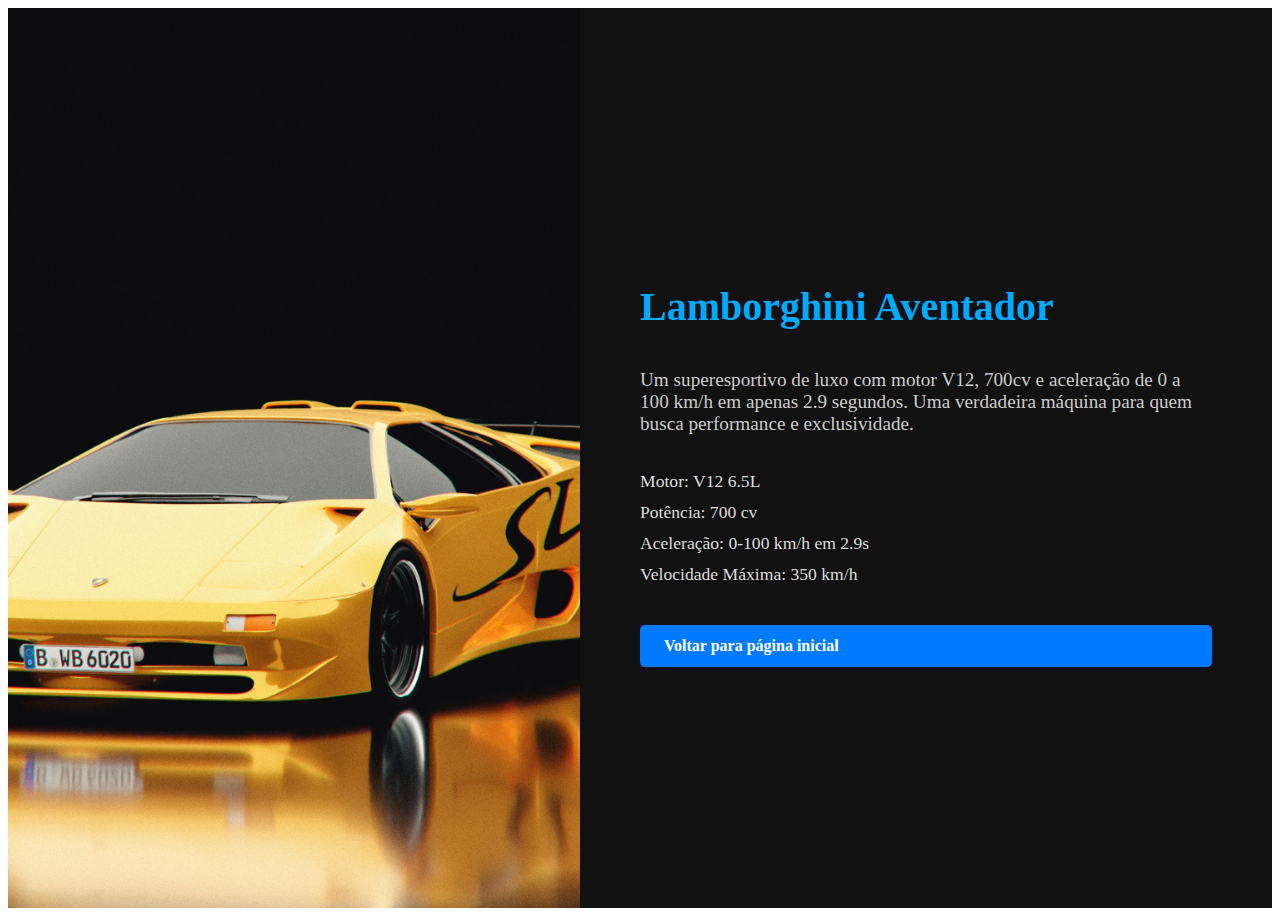
<file: carro1.html>
<!DOCTYPE html>
<html lang="pt-BR">
<head>
  <meta charset="UTF-8" />
  <meta name="viewport" content="width=device-width, initial-scale=1.0" />
  <title>Lamborghini Aventador - Detalhes</title>
  <link rel="stylesheet" href="Assets/CSS/carros.css">
</head>
<body>
  <div class="car-details-page">
    <div class="car-image-half">
      <img src=".//Images/Lambo.jpg" alt="Lamborghini Aventador">
    </div>
    <div class="car-info-half">
      <h2>Lamborghini Aventador</h2>
      <p>Um superesportivo de luxo com motor V12, 700cv e aceleração de 0 a 100 km/h em apenas 2.9 segundos. Uma verdadeira máquina para quem busca performance e exclusividade.</p>
      <ul>
        <li>Motor: V12 6.5L</li>
        <li>Potência: 700 cv</li>
        <li>Aceleração: 0-100 km/h em 2.9s</li>
        <li>Velocidade Máxima: 350 km/h</li>
      </ul>
      <a class="btn" href="../LuxuryCar/index.html">Voltar para página inicial</a>
    </div>
  </div>
</body>
</html>
</file>
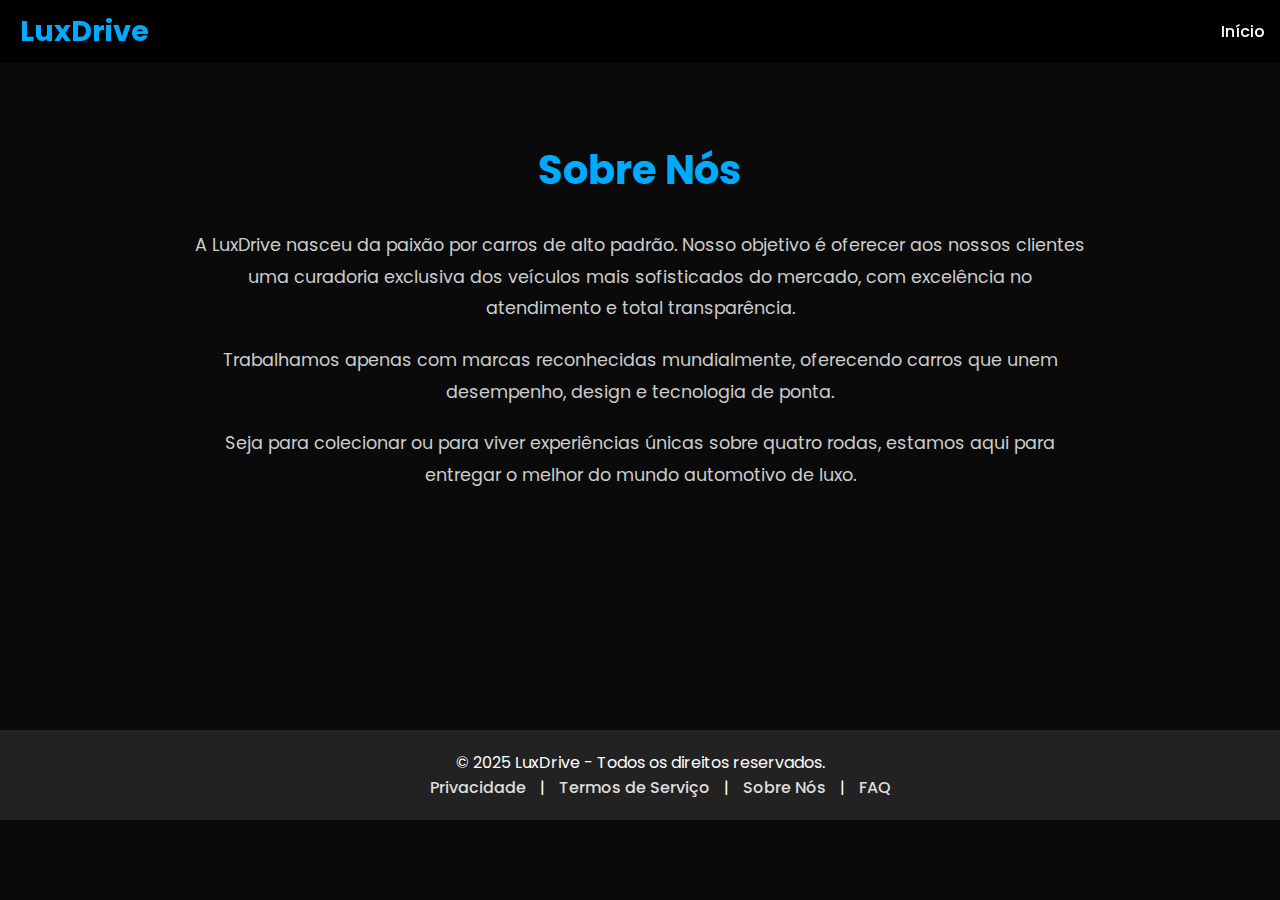
<file: sobrenos.html>
<!DOCTYPE html>
<html lang="pt-BR">
<head>
  <meta charset="UTF-8" />
  <meta name="viewport" content="width=device-width, initial-scale=1.0" />
  <title>Sobre Nós - LuxDrive</title>
  <link href="https://fonts.googleapis.com/css2?family=Poppins:wght@300;500;700&display=swap" rel="stylesheet">
  <link rel="stylesheet" href="./Assets/CSS/style.css" />
</head>
<body>
  <header>
    <h1>LuxDrive</h1>
    <nav>
      <a href="index.html">Início</a>
    </nav>
  </header>

  <section class="sobre-nos">
    <div class="sobre-container">
      <h2>Sobre Nós</h2>
      <p>
        A LuxDrive nasceu da paixão por carros de alto padrão. Nosso objetivo é oferecer aos nossos clientes uma curadoria exclusiva dos veículos mais sofisticados do mercado, com excelência no atendimento e total transparência.  
      </p>
      <p>
        Trabalhamos apenas com marcas reconhecidas mundialmente, oferecendo carros que unem desempenho, design e tecnologia de ponta.
      </p>
      <p>
        Seja para colecionar ou para viver experiências únicas sobre quatro rodas, estamos aqui para entregar o melhor do mundo automotivo de luxo.
      </p>
    </div>
  </section>

  <footer>
    <p>&copy; 2025 LuxDrive - Todos os direitos reservados.</p>
    <nav>
      <a href="#">Privacidade</a> |
      <a href="#">Termos de Serviço</a> |
      <a href="sobre.html">Sobre Nós</a> |
      <a href="#">FAQ</a>
    </nav>
  </footer>
</body>
</html>
</file>
<file: Assets/CSS/carros.css>
.car-details-page {
  display: flex;
  height: 100vh;
  background-color: #0a0a0a; /* fundo preto */
  color: #f1f1f1; /* texto claro */
}

.car-image-half {
  width: 50%;
  overflow: hidden;
}

.car-image-half img {
  width: 100%;
  height: 100%;
  object-fit: cover;
}

.car-info-half {
  width: 50%;
  padding: 60px;
  background-color: #111; /* tom mais suave de preto */
  display: flex;
  flex-direction: column;
  justify-content: center;
}

.car-info-half h2 {
  font-size: 2.5em;
  margin-bottom: 20px;
  color: #00aaff; /* azul claro */
}

.car-info-half p {
  font-size: 1.2em;
  margin-bottom: 20px;
  color: #ccc;
}

.car-info-half ul {
  list-style: none;
  padding: 0;
  margin-bottom: 30px;
}

.car-info-half ul li {
  font-size: 1.1em;
  margin-bottom: 10px;
  color: #ddd;
}

.car-info-half .btn {
  display: inline-block;
  background-color: #007bff; /* azul forte */
  color: white;
  padding: 12px 24px;
  border-radius: 5px;
  text-decoration: none;
  font-weight: bold;
  transition: background-color 0.3s ease;
}

.car-info-half .btn:hover {
  background-color: #0056b3; /* azul mais escuro no hover */
}
</file>
<file: Assets/CSS/style.css>
* {
    margin: 0;
    padding: 0;
    box-sizing: border-box;
    font-family: 'Poppins', sans-serif;
  }
  
  body {
    background-color: #0a0a0a;
    color: #fff;
  }
  
  header {
    background-color: #101820;
    padding: 20px 40px;
    display: flex;
    justify-content: space-between;
    align-items: center;
    box-shadow: 0 2px 10px rgba(0, 0, 0, 0.5);
  }
  
  header h1 {
    color: #00aaff;
    font-size: 2rem;
  }
  
  nav a {
    color: white;
    margin-left: 20px;
    text-decoration: none;
    font-weight: 500;
    transition: color 0.3s;
  }
  
  nav a:hover {
    color: #00aaff;
  }
  
  .hero {
    padding: 60px 40px;
    text-align: center;
  }
  
  .hero h2 {
    font-size: 2.5rem;
    margin-bottom: 20px;
  }
  
  .hero p {
    font-size: 1.2rem;
    color: #ccc;
  }
  
  .car-grid {
    display: grid;
    grid-template-columns: repeat(auto-fit, minmax(280px, 1fr));
    gap: 30px;
    padding: 40px;
  }
  
  .card {
    background-color: #111;
    border-radius: 12px;
    overflow: hidden;
    transition: transform 0.3s, box-shadow 0.3s;
    cursor: pointer;
  }
  
  .card:hover {
    transform: translateY(-10px);
    box-shadow: 0 10px 20px rgba(0, 170, 255, 0.3);
  }
  
  .card img {
    width: 100%;
    height: 180px;
    object-fit: cover;
  }
  
  .card-body {
    padding: 20px;
  }
  
  .card-body h3 {
    color: #00aaff;
    margin-bottom: 10px;
  }
  
  .card-body p {
    color: #ccc;
    font-size: 0.95rem;
  }
  
  .btn {
    margin-top: 15px;
    display: inline-block;
    padding: 10px 20px;
    background-color: #00aaff;
    color: #fff;
    border: none;
    border-radius: 8px;
    text-decoration: none;
    transition: background-color 0.3s;
  }
  
  .btn:hover {
    background-color: #008fcc;
  }
  

  /* Adicionando o estilo para o grid de carros */
.car-grid {
    display: grid;
    grid-template-columns: repeat(3, 1fr);
    gap: 20px; /* Aumentando o espaçamento entre os cards */
    padding: 20px;
  }
  
  /* Estilo do card */
  .card {
    background-color: #222; /* Cor de fundo do card */
    border-radius: 10px;
    overflow: hidden;
    box-shadow: 0 4px 8px rgba(0, 0, 0, 0.1);
    transition: transform 0.3s ease;
    height: 350px; /* Altura fixa para os cards */
    width: 380px; /* Largura ajustada dos cards */
    margin: 0 auto; /* Centralizando os cards */
  }
  
  .card:hover {
    transform: scale(1.05);
  }
  
  .card img {
    width: 100%;
    height: 200px; /* Altura das imagens */
    object-fit: cover; /* Fazendo a imagem cobrir a área do container */
  }
  
  .card-body {
    padding: 15px;
    height: 150px; /* Tamanho fixo da área de descrição */
  }
  
  .card-body h3 {
    margin: 0;
    font-size: 1.2em;
    color: #fff; /* Cor do título */
  }
  
  .card-body p {
    font-size: 1em;
    color: #ddd; /* Cor do texto */
  }
  
  .btn {
    display: inline-block;
    background-color: #007bff;
    color: #fff;
    padding: 10px 20px;
    text-decoration: none;
    border-radius: 5px;
    margin-top: 10px;
    transition: background-color 0.3s ease;
  }
  
  .btn:hover {
    background-color: #0056b3;
  }
  

  /* Estilo do rodapé */
footer {
    background-color: #222; /* Cor de fundo do rodapé */
    color: #fff; /* Cor do texto */
    text-align: center;
    padding: 20px 0;
    margin-top: 40px; /* Espaço acima do rodapé */
  }
  
  footer nav a {
    color: #ddd;
    text-decoration: none;
    margin: 0 10px;
  }
  
  footer nav a:hover {
    color: #007bff; /* Cor do link quando hover */
  }
  

  /* Estilo da topbar fixa */
header {
    position: fixed;
    top: 0;
    left: 0;
    width: 100%;
    background-color: #000; /* Cor de fundo da topbar */
    color: #fff;
    padding: 10px 0;
    z-index: 1000; /* Garante que fique sobre outros elementos */
    box-shadow: 0 4px 8px rgba(0, 0, 0, 0.1); /* Sombra para destacar a topbar */
  }
  
  header h1 {
    margin-left: 20px;
    font-size: 1.8em;
    display: inline-block;
  }
  
  nav {
    display: inline-block;
    margin-left: 40px;
  }
  
  nav a {
    color: #fff;
    text-decoration: none;
    margin: 0 15px;
    font-weight: 500;
  }
  
  nav a:hover {
    color: #007bff;
  }
  
  /* Adicionando um padding superior para o conteúdo não ficar atrás da topbar */
  body {
    padding-top: 60px; /* Ajuste de acordo com a altura da sua topbar */
  }
  

  /* Seção Sobre Nós */
.sobre-nos {
  padding: 80px 40px;
  background-color: #0a0a0a;
  color: #fff;
  min-height: 70vh;
}

.sobre-container {
  max-width: 900px;
  margin: 0 auto;
  text-align: center;
}

.sobre-container h2 {
  font-size: 2.5rem;
  color: #00aaff;
  margin-bottom: 30px;
}

.sobre-container p {
  font-size: 1.1rem;
  line-height: 1.8;
  color: #ccc;
  margin-bottom: 20px;
}
</file>
